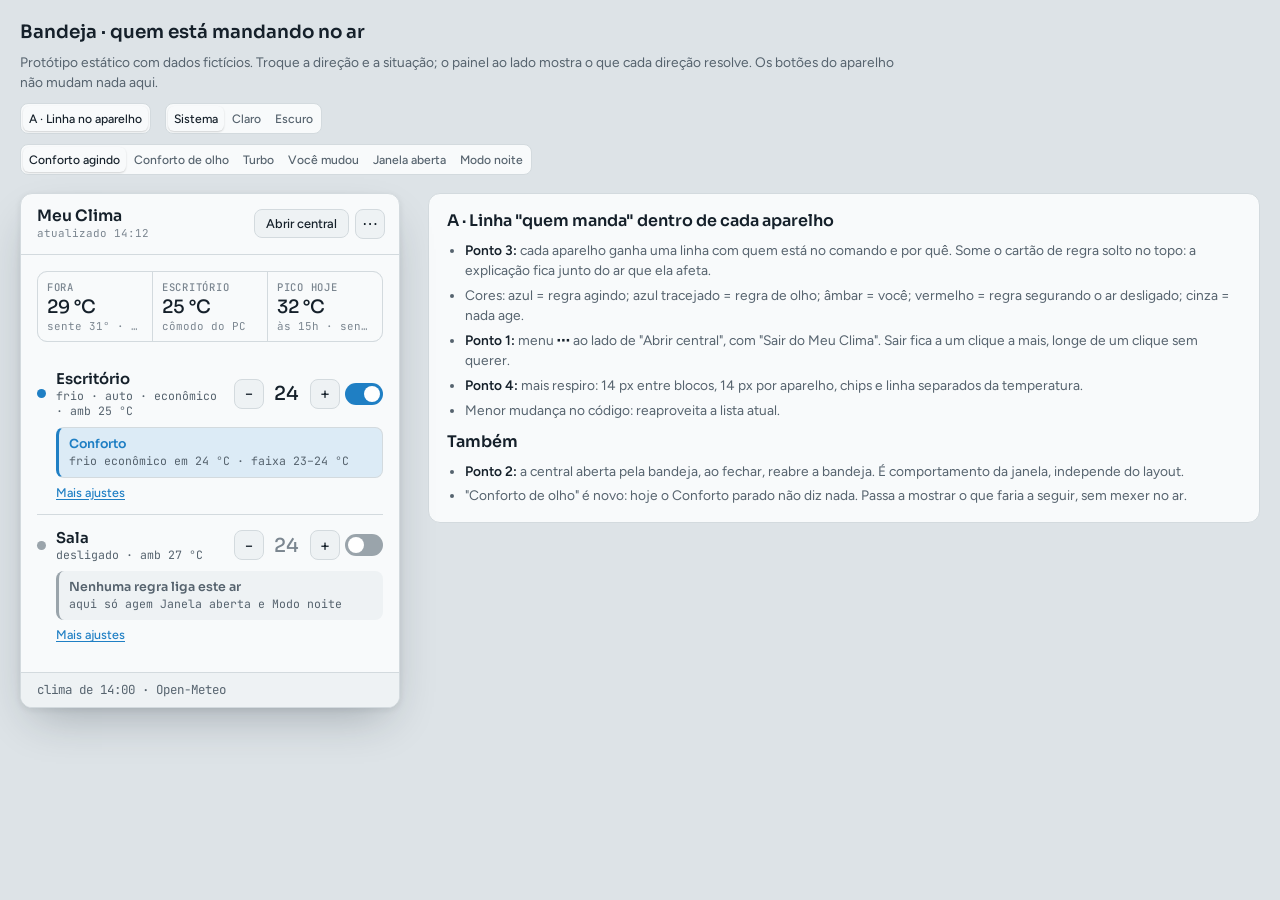
<file: docs/prototipos/2026-10-15-bandeja-quem-manda/index.html>
<!doctype html>
<html lang="pt-BR">
<head>
<meta charset="utf-8">
<meta name="viewport" content="width=device-width, initial-scale=1">
<title>Bandeja · quem manda</title>
<!-- Protótipo estático (15/10/2026), direção A aprovada; B e C rejeitadas e removidas. Tokens e componentes: src/MeuClima/Web/app.css; fontes: fonts.css. -->
<link rel="stylesheet" href="../../../src/MeuClima/Web/fonts.css">
<link rel="stylesheet" href="../../../src/MeuClima/Web/app.css">
<style>
  body{background:var(--desk);padding:20px 16px 40px}
  .bar-top{max-width:1240px;margin:0 auto 18px;display:grid;gap:10px}
  .bar-top h1{font:600 1.15rem var(--display);margin:0}
  .bar-top p{margin:0;color:var(--ink-2);font-size:.86rem;max-width:880px}
  .ctl{display:flex;gap:14px;flex-wrap:wrap;align-items:center}
  .ctl .seg{background:var(--panel)}
  .stage{max-width:1240px;margin:0 auto;display:grid;grid-template-columns:380px minmax(0,1fr);gap:28px;align-items:start}
  @media (max-width:820px){.stage{grid-template-columns:1fr}}
  .notes{background:var(--panel);border:1px solid var(--line);border-radius:12px;padding:16px 18px;display:grid;gap:10px;font-size:.86rem;color:var(--ink-2)}
  .notes h2{font:600 1rem var(--display);color:var(--ink);margin:0}
  .notes ul{margin:0;padding-left:1.1rem;display:grid;gap:5px}
  .notes b{color:var(--ink)}

  /* moldura do flyout, igual ao app */
  .fly{width:380px;max-width:100%;background:var(--panel);border:1px solid var(--line);border-radius:12px;box-shadow:var(--shadow);overflow:hidden;display:flex;flex-direction:column;position:relative}
  .whead{display:flex;justify-content:space-between;align-items:center;padding:12px 14px 12px 16px;border-bottom:1px solid var(--line);gap:10px}
  .whead .ttl{display:grid}
  .whead b{font:600 .98rem var(--display)}
  .whead .mono{font-size:.68rem;color:var(--ink-3)}
  .whead .acts{display:flex;gap:6px;align-items:center}
  .view{padding:16px;display:flex;flex-direction:column;gap:14px}
  .foot{display:flex;justify-content:space-between;align-items:center;padding:8px 16px;border-top:1px solid var(--line);background:var(--panel-2)}

  /* menu ⋯ */
  .menu{position:absolute;right:12px;top:50px;background:var(--panel);border:1px solid var(--line);border-radius:10px;box-shadow:var(--shadow);padding:5px;display:grid;min-width:200px;z-index:5}
  .menu button{border:0;background:transparent;text-align:left;padding:8px 10px;border-radius:7px;font:500 .84rem var(--body)}
  .menu button:hover{background:var(--panel-2)}
  .menu hr{border:0;border-top:1px solid var(--line);margin:4px 2px}
  .menu .q{color:var(--err)}
  .ib.sm{width:30px;height:30px;font-size:1rem}

  /* linha "quem manda" (A) */
  .who{grid-column:2/-1;display:grid;grid-template-columns:minmax(0,1fr) auto;gap:8px;align-items:center;padding:8px 10px;border-radius:8px;background:var(--panel-2);border-left:3px solid var(--off);font-size:.8rem}
  .who .k{font:600 .78rem var(--display);display:block}
  .who .d{color:var(--ink-2);font:400 .72rem var(--mono);line-height:1.5;display:block}
  .who.rule{border-left-color:var(--cool);background:var(--cool-soft)} .who.rule .k{color:var(--cool)}
  .who.watch{border-left-color:var(--cool);border-left-style:dashed}
  .who.manual{border-left-color:var(--warn);background:var(--warn-soft)} .who.manual .k{color:var(--warn)}
  .who.block{border-left-color:var(--err);background:var(--err-soft)} .who.block .k{color:var(--err)}
  .who.night{border-left-color:#7a6cc4}
  .dev{padding:14px 0;row-gap:9px}
  .dev .tog{margin-top:-2px}

</style>
</head>
<body>
<div class="bar-top">
  <h1>Bandeja · quem está mandando no ar</h1>
  <p>Protótipo estático com dados fictícios. Troque a direção e a situação; o painel ao lado mostra o
    que cada direção resolve. Os botões do aparelho não mudam nada aqui.</p>
  <div class="ctl">
    <div class="seg inline" role="group" aria-label="Direção" id="dir"></div>
    <div class="seg inline" role="group" aria-label="Tema" id="theme"></div>
  </div>
  <div class="ctl"><div class="seg inline" role="group" aria-label="Situação" id="cen" style="flex-wrap:wrap"></div></div>
</div>

<div class="stage">
  <div id="fly"></div>
  <div class="notes" id="notes"></div>
</div>

<script>
(() => {
  'use strict';
  const $ = id => document.getElementById(id);

  // Situações: o mesmo dado nas três direções. Aparelhos e horários fictícios.
  const SALA_PARADA = { name: 'Sala', on: false, mode: 'Frio', fan: 'Auto', target: 24, amb: 27,
    ctrl: { kind: 'none', who: 'Nenhuma regra liga este ar', detail: 'aqui só agem Janela aberta e Modo noite' } };
  const CEN = {
    agindo: { label: 'Conforto agindo', devs: [
      { name: 'Escritório', pc: true, on: true, mode: 'Frio', fan: 'Auto', eco: true, target: 24, amb: 25,
        ctrl: { kind: 'rule', who: 'Conforto', detail: 'frio econômico em 24 °C · faixa 23–24 °C' } },
      SALA_PARADA] },
    olho: { label: 'Conforto de olho', devs: [
      { name: 'Escritório', pc: true, on: false, mode: 'Frio', fan: 'Auto', target: 24, amb: 24,
        ctrl: { kind: 'watch', who: 'Conforto de olho', detail: 'liga se passar de 24 °C por 5 min' } },
      SALA_PARADA] },
    turbo: { label: 'Turbo', devs: [
      { name: 'Escritório', pc: true, on: true, mode: 'Frio', fan: 'Turbo', target: 23, amb: 27,
        ctrl: { kind: 'rule', who: 'Conforto · turbo', detail: 'dentro 27 °C, acima de 26 °C · turbo até 24 °C · no máximo até 14:35' } },
      SALA_PARADA] },
    manual: { label: 'Você mudou', devs: [
      { name: 'Escritório', pc: true, on: true, mode: 'Frio', fan: 'Alta', target: 21, amb: 24,
        ctrl: { kind: 'manual', who: 'Você', detail: 'mudou às 14:05 · regras voltam às 15:05', action: 'Retomar agora' } },
      SALA_PARADA] },
    janela: { label: 'Janela aberta', devs: [
      { name: 'Escritório', pc: true, on: false, mode: 'Frio', fan: 'Auto', target: 24, amb: 26,
        ctrl: { kind: 'block', who: 'Janela aberta', detail: 'dentro subiu de 24 para 26 °C com o ar no frio · desligado até 15:20 ou até você religar' } },
      SALA_PARADA] },
    noite: { label: 'Modo noite', devs: [
      { name: 'Escritório', pc: true, on: false, mode: 'Frio', fan: 'Auto', target: 24, amb: 23,
        ctrl: { kind: 'none', who: 'Ninguém no PC', detail: 'Conforto só age com alguém no PC' } },
      { name: 'Sala', on: true, mode: 'Frio', fan: 'Baixa', target: 26, amb: 25,
        ctrl: { kind: 'night', who: 'Modo noite', detail: '26 °C, sobe 1 °C por hora · desliga às 02:00' } }] },
  };

  const DIR = {
    A: { label: 'A · Linha no aparelho', render: renderA, notes: `
      <h2>A · Linha "quem manda" dentro de cada aparelho</h2>
      <ul>
        <li><b>Ponto 3:</b> cada aparelho ganha uma linha com quem está no comando e por quê. Some o cartão
          de regra solto no topo: a explicação fica junto do ar que ela afeta.</li>
        <li>Cores: azul = regra agindo; azul tracejado = regra de olho; âmbar = você; vermelho = regra
          segurando o ar desligado; cinza = nada age.</li>
        <li><b>Ponto 1:</b> menu <b>⋯</b> ao lado de "Abrir central", com "Sair do Meu Clima". Sair fica a
          um clique a mais, longe de um clique sem querer.</li>
        <li><b>Ponto 4:</b> mais respiro: 14 px entre blocos, 14 px por aparelho, chips e linha separados
          da temperatura.</li>
        <li>Menor mudança no código: reaproveita a lista atual.</li>
      </ul>` },
  };

  const S = { dir: 'A', cen: 'agindo', menu: false, quit: false, theme: 'system' };
  const esc = s => String(s).replace(/[&<>"]/g, c => ({ '&': '&amp;', '<': '&lt;', '>': '&gt;', '"': '&quot;' }[c]));

  const wx = () => `<div class="wx">
    <div><span class="lbl">Fora</span><span class="v tnum">29 °C</span><span class="s tnum">sente 31° · 48%</span></div>
    <div><span class="lbl">Escritório</span><span class="v tnum">${CEN[S.cen].devs[0].amb} °C</span><span class="s">cômodo do PC</span></div>
    <div><span class="lbl">Pico hoje</span><span class="v tnum">32 °C</span><span class="s">às 15h · sente 34°</span></div></div>`;

  const meta = d => d.on ? `${d.mode.toLowerCase()} · ${d.fan.toLowerCase()}${d.eco ? ' · econômico' : ''} · amb&nbsp;${d.amb}&nbsp;°C` : `desligado · amb&nbsp;${d.amb}&nbsp;°C`;
  const ctrlT = d => `<div class="t"><button class="ib" aria-label="Diminuir">−</button><span class="v tnum${d.on ? '' : ' off'}">${d.target}</span><button class="ib" aria-label="Aumentar">+</button><button class="pwr" aria-pressed="${d.on}" aria-label="Ligar ${esc(d.name)}"></button></div>`;
  const dot = d => d.on ? 'on' : '';

  function head() {
    const upd = `<div class="ttl"><b>Meu Clima</b><span class="mono tnum">atualizado 14:12</span></div>`;
    return `<div class="whead">${upd}<div class="acts"><button class="btn">Abrir central</button>
      <button class="ib sm" data-menu aria-label="Mais opções" aria-expanded="${S.menu}">⋯</button></div></div>
      ${S.menu ? `<div class="menu" role="menu"><button>Pausar todas as regras por 1 h</button><button>Verificar atualizações</button><hr><button class="q">Sair do Meu Clima</button></div>` : ''}`;
  }
  const foot = (txt = 'clima de 14:00 · Open-Meteo') => `<div class="foot"><span class="mono small muted">${txt}</span></div>`;

  function renderA(c) {
    const devs = c.devs.map(d => `<div class="dev"><span class="dot ${dot(d)}"></span>
      <div style="min-width:0"><div class="n">${esc(d.name)}</div><div class="m tnum">${meta(d)}</div></div>${ctrlT(d)}
      <div class="who ${d.ctrl.kind}"><div><span class="k">${esc(d.ctrl.who)}</span><span class="d">${esc(d.ctrl.detail)}</span></div>
        ${d.ctrl.action ? `<button class="link">${esc(d.ctrl.action)}</button>` : '<span></span>'}</div>
      <button class="link tog">Mais ajustes</button></div>`).join('');
    return `<div class="fly">${head('A')}<div class="view">${wx()}<div>${devs}</div></div>${foot()}</div>`;
  }

  function seg(el, opts, cur, key) {
    $(el).innerHTML = opts.map(([v, t]) => `<button data-${key}="${v}" aria-pressed="${v === cur}">${esc(t)}</button>`).join('');
  }
  function render() {
    seg('dir', Object.entries(DIR).map(([k, d]) => [k, d.label]), S.dir, 'dir');
    seg('cen', Object.entries(CEN).map(([k, c]) => [k, c.label]), S.cen, 'cen');
    seg('theme', [['system', 'Sistema'], ['light', 'Claro'], ['dark', 'Escuro']], S.theme, 'theme');
    $('fly').innerHTML = DIR[S.dir].render(CEN[S.cen]);
    $('notes').innerHTML = DIR[S.dir].notes + `<h2>Também</h2><ul>
      <li><b>Ponto 2:</b> a central aberta pela bandeja, ao fechar, reabre a bandeja. É comportamento da
        janela, independe do layout.</li>
      <li>"Conforto de olho" é novo: hoje o Conforto parado não diz nada. Passa a mostrar o que faria
        a seguir, sem mexer no ar.</li></ul>`;
  }

  document.addEventListener('click', e => {
    const b = e.target.closest('button');
    if (!b) return;
    if (b.dataset.dir) { S.dir = b.dataset.dir; S.menu = S.quit = false; }
    else if (b.dataset.cen) S.cen = b.dataset.cen;
    else if (b.dataset.theme) { S.theme = b.dataset.theme; if (S.theme === 'system') document.documentElement.removeAttribute('data-theme'); else document.documentElement.dataset.theme = S.theme; }
    else if ('menu' in b.dataset) S.menu = !S.menu;
    else if ('quit' in b.dataset) S.quit = !S.quit;
    else { if (S.menu || S.quit) { S.menu = S.quit = false; } else return; }
    render();
  });
  render();
})();
</script>
</body>
</html>
</file>
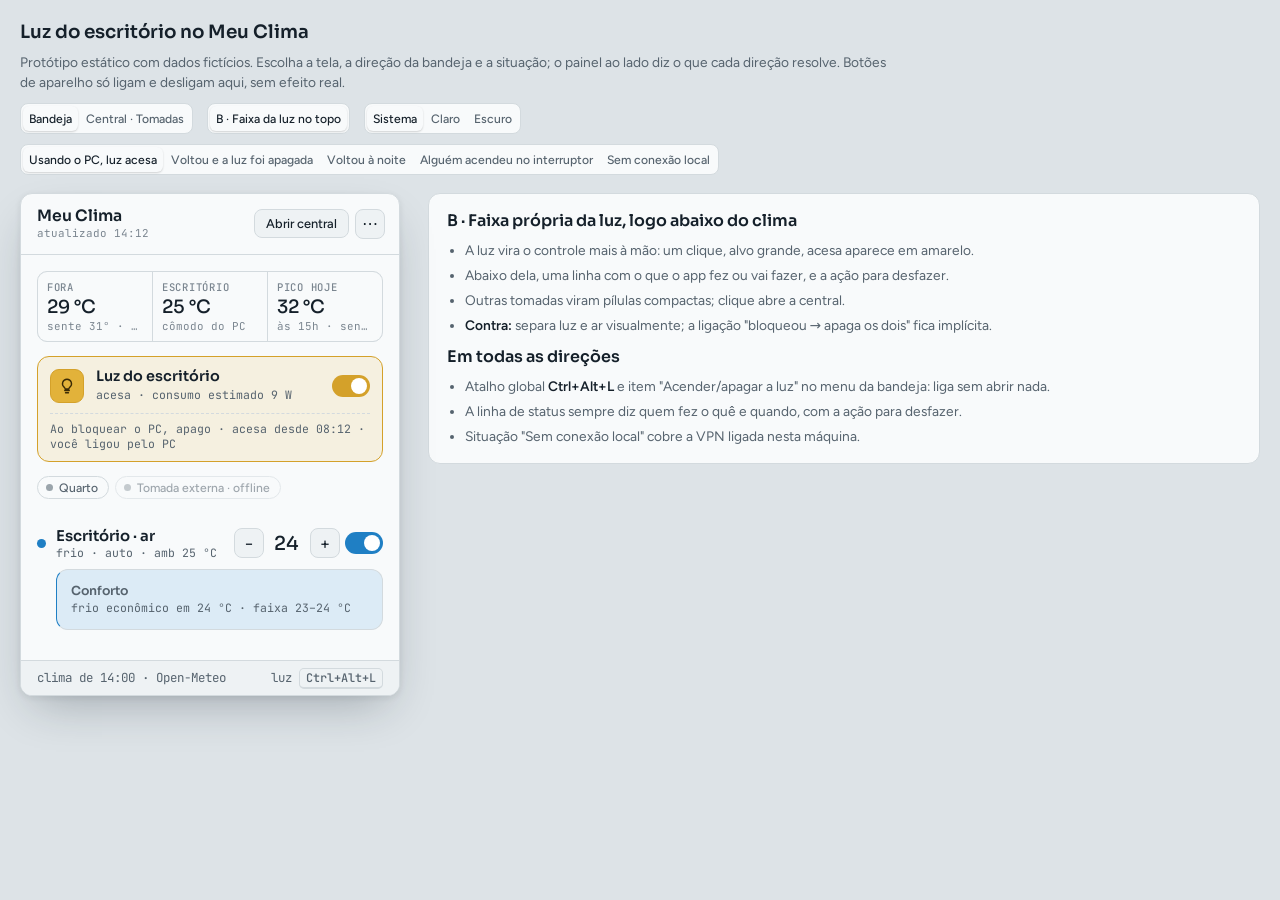
<file: docs/prototipos/2026-10-26-luz-escritorio/index.html>
<!doctype html>
<html lang="pt-BR">
<head>
<meta charset="utf-8">
<meta name="viewport" content="width=device-width, initial-scale=1">
<title>Luz do escritório</title>
<!-- Protótipo estático (26/10/2026), direção B aprovada; A e C rejeitadas e removidas. Central · Tomadas aprovada. Tokens e componentes: src/MeuClima/Web/app.css; fontes: fonts.css. -->
<link rel="stylesheet" href="../../../src/MeuClima/Web/fonts.css">
<link rel="stylesheet" href="../../../src/MeuClima/Web/app.css">
<style>
  body{background:var(--desk);padding:20px 16px 40px}
  .bar-top{max-width:1240px;margin:0 auto 18px;display:grid;gap:10px}
  .bar-top h1{font:600 1.15rem var(--display);margin:0}
  .bar-top p{margin:0;color:var(--ink-2);font-size:.86rem;max-width:880px}
  .ctl{display:flex;gap:14px;flex-wrap:wrap;align-items:center}
  .ctl .seg{background:var(--panel)}
  .stage{max-width:1240px;margin:0 auto;display:grid;grid-template-columns:380px minmax(0,1fr);gap:28px;align-items:start}
  .stage.wide{grid-template-columns:minmax(0,1fr)}
  @media (max-width:820px){.stage{grid-template-columns:1fr}}
  .notes{background:var(--panel);border:1px solid var(--line);border-radius:12px;padding:16px 18px;display:grid;gap:10px;font-size:.86rem;color:var(--ink-2)}
  .notes h2{font:600 1rem var(--display);color:var(--ink);margin:0}
  .notes ul{margin:0;padding-left:1.1rem;display:grid;gap:5px}
  .notes b{color:var(--ink)}

  /* moldura do flyout, igual ao app */
  .fly{width:380px;max-width:100%;background:var(--panel);border:1px solid var(--line);border-radius:12px;box-shadow:var(--shadow);overflow:hidden;display:flex;flex-direction:column;position:relative}
  .whead{display:flex;justify-content:space-between;align-items:center;padding:12px 14px 12px 16px;border-bottom:1px solid var(--line);gap:10px}
  .whead .ttl{display:grid}
  .whead b{font:600 .98rem var(--display)}
  .whead .mono{font-size:.68rem;color:var(--ink-3)}
  .whead .acts{display:flex;gap:6px;align-items:center}
  .view{padding:16px;display:flex;flex-direction:column;gap:14px}
  .foot{display:flex;justify-content:space-between;align-items:center;padding:8px 16px;border-top:1px solid var(--line);background:var(--panel-2)}
  .who .k{font:600 .78rem var(--display);display:block}
  .who .d{color:var(--ink-2);font:400 .72rem var(--mono);line-height:1.5;display:block}
  .who.idle{border-left-color:var(--off)}
  .dot.lamp{background:#e2b23a;box-shadow:0 0 0 3px color-mix(in srgb,#e2b23a 28%,transparent)}
  .pwr.lamp[aria-pressed="true"]{background:#d4a12a}
  .sec-l{font:500 .66rem var(--mono);letter-spacing:.07em;text-transform:uppercase;color:var(--ink-3);margin:0 0 -6px}

  /* B: faixa da luz */
  .lampbar{display:grid;grid-template-columns:auto minmax(0,1fr) auto;gap:4px 12px;align-items:center;border:1px solid var(--line);border-radius:12px;padding:10px 12px;background:var(--panel-2)}
  .lampbar.on{border-color:#d4a12a;background:color-mix(in srgb,#e2b23a 14%,var(--panel))}
  .lampbar .ic{width:34px;height:34px;border-radius:9px;display:grid;place-items:center;background:var(--panel);border:1px solid var(--line)}
  .lampbar.on .ic{background:#e2b23a;border-color:#d4a12a;color:#3a2a05}
  .lampbar .ic svg{width:18px;height:18px}
  .lampbar b{font:600 .9rem var(--display);display:block}
  .lampbar .d{font:400 .72rem var(--mono);color:var(--ink-2)}
  .lampbar .sub{grid-column:1/-1;font:400 .72rem var(--mono);color:var(--ink-2);border-top:1px dashed var(--line);padding-top:7px;margin-top:4px;display:flex;justify-content:space-between;gap:8px}
  .plugs{display:flex;gap:6px;flex-wrap:wrap}
  .plug{display:inline-flex;align-items:center;gap:6px;border:1px solid var(--line);border-radius:999px;padding:3px 10px 3px 8px;background:var(--panel);font:500 .76rem var(--body);color:var(--ink-2)}
  .plug .dot{width:7px;height:7px}
  .plug.off{opacity:.55}


  /* central */
  .central{max-width:1040px;width:100%;margin:0 auto;display:grid;grid-template-columns:212px minmax(0,1fr);background:var(--panel);border:1px solid var(--line);border-radius:12px;box-shadow:var(--shadow);overflow:hidden;min-height:620px}
  .side{background:var(--panel-2);border-right:1px solid var(--line);padding:16px 10px;display:flex;flex-direction:column;gap:3px}
  .side .brand{font:600 1.02rem var(--display);padding:2px 10px 14px}
  .side button{border:0;background:transparent;text-align:left;padding:8px 10px;border-radius:8px;color:var(--ink-2);font:500 .88rem var(--body)}
  .side button[aria-current="page"]{background:var(--panel);color:var(--ink);box-shadow:0 1px 2px rgba(0,0,0,.12)}
  .side .new{font:500 .58rem var(--mono);color:var(--cool);border:1px solid var(--cool);border-radius:4px;padding:0 4px;margin-left:6px;vertical-align:1px}
  .main{padding:22px 26px 40px;display:grid;gap:16px;align-content:start;min-width:0}
  .main h2{font:600 1.2rem var(--display);margin:0}
  .main h3.sec{font:500 .7rem var(--mono);letter-spacing:.07em;text-transform:uppercase;color:var(--ink-3);margin:6px 0 -6px}
  .twocol{display:grid;grid-template-columns:minmax(0,1fr) 320px;gap:16px;align-items:start}
  @media (max-width:900px){.twocol{grid-template-columns:1fr}.central{grid-template-columns:1fr}.side{display:none}}
  .devrow{display:grid;grid-template-columns:auto minmax(0,1fr) auto;gap:2px 10px;align-items:center;padding:10px 0;border-bottom:1px solid var(--line)}
  .devrow:last-child{border-bottom:0}
  .devrow b{font:600 .88rem var(--display)}
  .devrow .m{grid-column:2/-1;font:400 .7rem var(--mono);color:var(--ink-2)}
  .kbd{font:500 .74rem var(--mono);border:1px solid var(--line);border-bottom-width:2px;border-radius:5px;padding:1px 6px;background:var(--panel-2)}
</style>
</head>
<body>
<div class="bar-top">
  <h1>Luz do escritório no Meu Clima</h1>
  <p>Protótipo estático com dados fictícios. Escolha a tela, a direção da bandeja e a situação; o painel ao
    lado diz o que cada direção resolve. Botões de aparelho só ligam e desligam aqui, sem efeito real.</p>
  <div class="ctl">
    <div class="seg inline" role="group" aria-label="Tela" id="tela"></div>
    <div class="seg inline" role="group" aria-label="Direção" id="dir"></div>
    <div class="seg inline" role="group" aria-label="Tema" id="theme"></div>
  </div>
  <div class="ctl"><div class="seg inline" role="group" aria-label="Situação" id="cen" style="flex-wrap:wrap"></div></div>
</div>

<div class="stage" id="stage">
  <div id="fly"></div>
  <div class="notes" id="notes"></div>
</div>

<script>
(() => {
  'use strict';
  const $ = id => document.getElementById(id);
  const esc = s => String(s).replace(/[&<>"]/g, c => ({ '&': '&amp;', '<': '&lt;', '>': '&gt;', '"': '&quot;' }[c]));
  const BULB = '<svg viewBox="0 0 24 24" fill="none" stroke="currentColor" stroke-width="1.8" stroke-linecap="round" stroke-linejoin="round"><path d="M9 18h6M10 21h4M12 3a6 6 0 0 0-3.6 10.8c.6.5 1 1.2 1 2V16h5.2v-.2c0-.8.4-1.5 1-2A6 6 0 0 0 12 3z"/></svg>';

  // Mesmo dado nas três direções. Nomes, horários e IPs fictícios.
  const AC = { name: 'Escritório', on: true, mode: 'Frio', fan: 'Auto', target: 24, amb: 25,
    ctrl: { kind: 'rule', who: 'Conforto', detail: 'frio econômico em 24 °C · faixa 23–24 °C' } };
  const CEN = {
    uso: { label: 'Usando o PC, luz acesa', lamp: { on: true, kind: 'watch', who: 'Ao bloquear o PC, apago',
      detail: 'acesa desde 08:12 · você ligou pelo PC' }, ac: AC },
    apagou: { label: 'Voltou e a luz foi apagada', lamp: { on: false, kind: 'rule', who: 'Apaguei quando você bloqueou',
      detail: '12:31 → 13:05 · lá fora está claro, não religuei', action: 'Acender' }, ac: { ...AC, on: true } },
    religou: { label: 'Voltou à noite', lamp: { on: true, kind: 'rule', who: 'Religuei ao desbloquear',
      detail: 'apaguei às 18:02 · voltou 18:20 · já escureceu', action: 'Desfazer' }, ac: AC },
    manual: { label: 'Alguém acendeu no interruptor', lamp: { on: true, kind: 'manual', who: 'Acesa no interruptor da parede',
      detail: 'com o PC bloqueado, às 19:10 · não apago de novo até você voltar' }, ac: { ...AC, on: false,
      ctrl: { kind: 'none', who: 'Ninguém no PC', detail: 'Conforto só age com alguém no PC' } } },
    sem: { label: 'Sem conexão local', lamp: { on: null, kind: 'block', who: 'Não acho a luz na rede',
      detail: 'VPN ativa pode estar bloqueando a rede local · uso a nuvem eWeLink', action: 'Diagnóstico' }, ac: AC },
  };
  const PLUGS = [{ n: 'Quarto', on: false }, { n: 'Tomada externa', on: false, offline: true }];

  const S = { tela: 'bandeja', dir: 'B', cen: 'uso', theme: 'system' };
  const lampMeta = l => l.on === null ? 'sem resposta · 1 tentativa' : l.on ? 'acesa · consumo estimado 9 W' : 'apagada';

  const wx = () => `<div class="wx">
    <div><span class="lbl">Fora</span><span class="v tnum">${S.cen === 'religou' ? '22 °C' : '29 °C'}</span><span class="s tnum">${S.cen === 'religou' ? 'pôr do sol 18:04' : 'sente 31° · 48%'}</span></div>
    <div><span class="lbl">Escritório</span><span class="v tnum">25 °C</span><span class="s">cômodo do PC</span></div>
    <div><span class="lbl">Pico hoje</span><span class="v tnum">32 °C</span><span class="s">às 15h · sente 34°</span></div></div>`;
  const head = () => `<div class="whead"><div class="ttl"><b>Meu Clima</b><span class="mono tnum">atualizado 14:12</span></div>
    <div class="acts"><button class="btn">Abrir central</button><button class="ib" aria-label="Mais opções">⋯</button></div></div>`;
  const foot = () => `<div class="foot"><span class="mono small muted">clima de 14:00 · Open-Meteo</span><span class="mono small muted">luz <span class="kbd">Ctrl+Alt+L</span></span></div>`;
  const who = c => `<div class="who ${c.kind}"><div><span class="k">${esc(c.who)}</span><span class="d">${esc(c.detail)}</span></div>
    ${c.action ? `<button class="link">${esc(c.action)}</button>` : '<span></span>'}</div>`;
  const acMeta = d => d.on ? `${d.mode.toLowerCase()} · ${d.fan.toLowerCase()} · amb&nbsp;${d.amb}&nbsp;°C` : `desligado · amb&nbsp;${d.amb}&nbsp;°C`;
  const acDev = d => `<div class="dev"><span class="dot ${d.on ? 'on' : ''}"></span>
    <div style="min-width:0"><div class="n">${esc(d.name)} · ar</div><div class="m tnum">${acMeta(d)}</div></div>
    <div class="t"><button class="ib" aria-label="Diminuir">−</button><span class="v tnum${d.on ? '' : ' off'}">${d.target}</span><button class="ib" aria-label="Aumentar">+</button><button class="pwr" data-ac aria-pressed="${d.on}" aria-label="Ligar o ar"></button></div>
    ${who(d.ctrl)}</div>`;
  const lampSwitch = l => `<button class="pwr lamp" data-lamp aria-pressed="${!!l.on}" aria-label="Acender a luz" ${l.on === null ? 'disabled' : ''}></button>`;


  function renderB(c) {
    const l = c.lamp;
    const lamp = `<div class="lampbar${l.on ? ' on' : ''}"><span class="ic">${BULB}</span>
      <div style="min-width:0"><b>Luz do escritório</b><span class="d">${lampMeta(l)}</span></div>${lampSwitch(l)}
      <div class="sub"><span>${esc(l.who)} · ${esc(l.detail)}</span>${l.action ? `<button class="link">${esc(l.action)}</button>` : ''}</div></div>`;
    const plugs = `<div class="plugs">${PLUGS.map(p => `<span class="plug${p.offline ? ' off' : ''}"><span class="dot"></span>${esc(p.n)}${p.offline ? ' · offline' : ''}</span>`).join('')}</div>`;
    return `<div class="fly">${head()}<div class="view">${wx()}${lamp}${plugs}<div>${acDev(c.ac)}</div></div>${foot()}</div>`;
  }


  const DIR = {
    B: { label: 'B · Faixa da luz no topo', render: renderB, notes: `
      <h2>B · Faixa própria da luz, logo abaixo do clima</h2>
      <ul>
        <li>A luz vira o controle mais à mão: um clique, alvo grande, acesa aparece em amarelo.</li>
        <li>Abaixo dela, uma linha com o que o app fez ou vai fazer, e a ação para desfazer.</li>
        <li>Outras tomadas viram pílulas compactas; clique abre a central.</li>
        <li><b>Contra:</b> separa luz e ar visualmente; a ligação "bloqueou → apaga os dois" fica implícita.</li>
      </ul>` },
  };

  function central() {
    const lampRow = (n, m, on, off) => `<div class="devrow"><span class="dot ${on ? 'lamp' : ''}"></span><b>${n}</b>
      <span class="chip ${off ? 'warn' : 'ok'}">${off ? 'offline' : 'rede local'}</span><span class="m tnum">${m}</span></div>`;
    return `<div class="central"><nav class="side"><div class="brand">Meu Clima</div>
      <button>Aparelhos</button><button>Regras</button><button>Insights</button>
      <button aria-current="page">Tomadas<span class="new">novo</span></button><button>Ajustes</button></nav>
      <main class="main"><div><h2>Tomadas</h2><p class="muted small" style="margin:4px 0 0">Interruptores e tomadas Sonoff (eWeLink), comandados pela rede local.</p></div>
      <div class="twocol"><div style="display:grid;gap:12px">
        <h3 class="sec">Luz do escritório</h3>
        <div class="card">
          <div class="fld"><span class="lb">Aparelho</span><select class="inp"><option>Escritório (TX1C)</option><option>Quarto (TX1C)</option></select></div>
          <div class="fld"><span class="lb">Ao bloquear ou suspender o PC, apagar</span><button class="pwr lamp" aria-pressed="true"></button>
            <span class="hint">Só apaga se estiver acesa. Se alguém acender no interruptor com o PC bloqueado, não apaga de novo.</span></div>
          <div class="fld"><span class="lb">Esperar antes de apagar</span><span class="unit"><input class="inp num" value="0"><em>seg</em></span>
            <span class="hint">0 apaga na hora. Um valor maior evita apagar num bloqueio rápido.</span></div>
          <div class="fld"><span class="lb">Ao desligar o PC, apagar</span><button class="pwr lamp" aria-pressed="true"></button>
            <span class="hint">O Windows dá ~4 s; pela rede local o comando leva ~0,1 s.</span></div>
          <div class="fld"><span class="lb">Ao desbloquear, reacender</span><div class="seg inline"><button>Nunca</button><button aria-pressed="true">Se escuro</button><button>Sempre</button></div>
            <span class="hint">Só reacende o que o app apagou. "Escuro" usa o pôr do sol do Open-Meteo da sua cidade.</span></div>
          <div class="fld"><span class="lb">Atalho para acender e apagar</span><span class="kbd">Ctrl+Alt+L</span></div>
        </div>
        <h3 class="sec">Aparelhos da conta</h3>
        <div class="card" style="gap:0">${lampRow('Escritório', 'TX1C · 192.168.0.42 · visto agora', true)}${lampRow('Quarto', 'TX1C · 192.168.0.37 · visto agora', false)}${lampRow('Tomada externa', 'BASICR2 · sem anúncio na rede há 3 dias', false, true)}</div>
      </div>
      <div style="display:grid;gap:12px">
        <div class="card"><h3>Conta eWeLink</h3><span class="chip ok" style="justify-self:start">conectada</span>
          <span class="small muted">As chaves dos aparelhos ficam cifradas neste PC. A nuvem só é usada para buscar as chaves e quando a rede local falha.</span>
          <div class="actions" style="display:flex;gap:8px"><button class="btn">Sincronizar aparelhos</button><button class="btn danger">Desconectar</button></div></div>
        <div class="card"><h3>Hoje</h3>
          <div class="kpis" style="grid-template-columns:1fr 1fr"><div class="kpi"><span class="lbl">Acesa</span><span class="v tnum">6 h 40</span><span class="s">desde 08:12</span></div>
          <div class="kpi"><span class="lbl">Apaguei</span><span class="v tnum">3×</span><span class="s">2 h 05 economizadas</span></div></div></div>
      </div></div></main></div>`;
  }

  function seg(el, opts, cur, key) {
    $(el).innerHTML = opts.map(([v, t]) => `<button data-${key}="${v}" aria-pressed="${v === cur}">${esc(t)}</button>`).join('');
  }
  function render() {
    seg('tela', [['bandeja', 'Bandeja'], ['central', 'Central · Tomadas']], S.tela, 'tela');
    seg('dir', Object.entries(DIR).map(([k, d]) => [k, d.label]), S.dir, 'dir');
    seg('cen', Object.entries(CEN).map(([k, c]) => [k, c.label]), S.cen, 'cen');
    seg('theme', [['system', 'Sistema'], ['light', 'Claro'], ['dark', 'Escuro']], S.theme, 'theme');
    $('dir').hidden = $('cen').hidden = S.tela !== 'bandeja';
    $('stage').classList.toggle('wide', S.tela !== 'bandeja');
    $('notes').hidden = S.tela !== 'bandeja';
    if (S.tela === 'central') { $('fly').innerHTML = central(); return; }
    $('fly').innerHTML = DIR[S.dir].render(CEN[S.cen]);
    $('notes').innerHTML = DIR[S.dir].notes + `<h2>Em todas as direções</h2><ul>
      <li>Atalho global <b>Ctrl+Alt+L</b> e item "Acender/apagar a luz" no menu da bandeja: liga sem abrir nada.</li>
      <li>A linha de status sempre diz quem fez o quê e quando, com a ação para desfazer.</li>
      <li>Situação "Sem conexão local" cobre a VPN ligada nesta máquina.</li></ul>`;
  }

  document.addEventListener('click', e => {
    const b = e.target.closest('button');
    if (!b) return;
    const c = CEN[S.cen];
    if (b.dataset.tela) S.tela = b.dataset.tela;
    else if (b.dataset.dir) S.dir = b.dataset.dir;
    else if (b.dataset.cen) S.cen = b.dataset.cen;
    else if (b.dataset.theme) { S.theme = b.dataset.theme; if (S.theme === 'system') document.documentElement.removeAttribute('data-theme'); else document.documentElement.dataset.theme = S.theme; }
    else if ('lamp' in b.dataset) c.lamp = { ...c.lamp, on: !c.lamp.on, kind: 'manual', who: 'Você', detail: `${c.lamp.on ? 'apagou' : 'acendeu'} pelo PC às 14:12`, action: null };
    else if ('ac' in b.dataset) c.ac = { ...c.ac, on: !c.ac.on };
    else if ('scene' in b.dataset) { const on = !(c.ac.on || c.lamp.on); c.ac = { ...c.ac, on }; c.lamp = { ...c.lamp, on, kind: 'manual', who: 'Você', detail: on ? 'chegou às 14:12' : 'saiu às 14:12', action: null }; }
    else if (b.parentElement?.classList.contains('seg')) { [...b.parentElement.children].forEach(x => x.setAttribute('aria-pressed', x === b)); return; }
    else return;
    render();
  });
  render();
})();
</script>
</body>
</html>
</file>
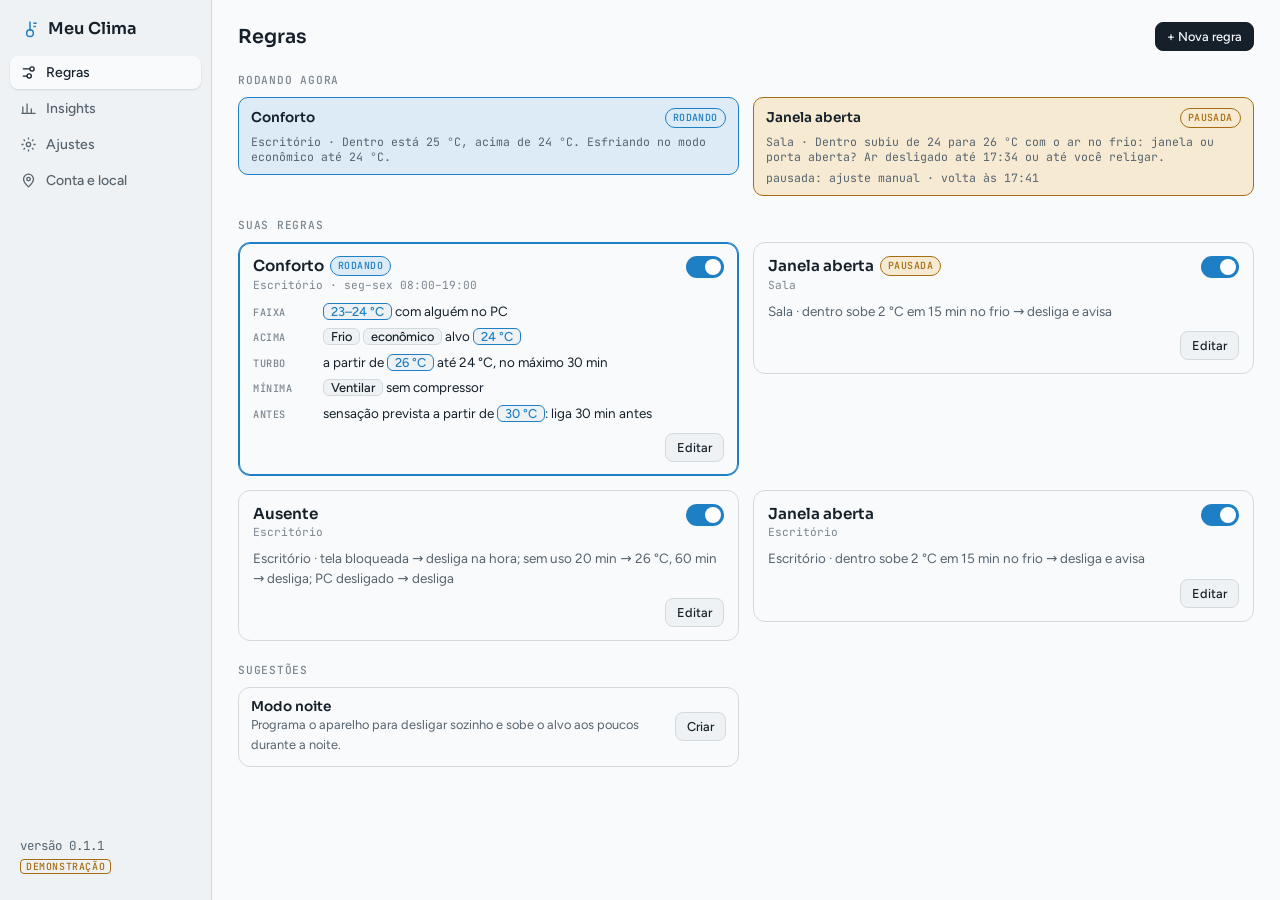
<file: src/MeuClima/Web/central.html>
<!doctype html>
<html lang="pt-BR">
<head>
<meta charset="utf-8">
<meta name="viewport" content="width=device-width, initial-scale=1">
<title>Meu Clima · Central</title>
<link rel="stylesheet" href="fonts.css">
<link rel="stylesheet" href="app.css">
<style>
  html,body{height:100%}
  .shell{display:grid;grid-template-columns:212px minmax(0,1fr);height:100%}
  .side{background:var(--panel-2);border-right:1px solid var(--line);padding:16px 10px;display:flex;flex-direction:column;gap:3px;overflow:auto}
  .side .brand{font:600 1.02rem var(--display);padding:2px 10px 14px;display:flex;align-items:center;gap:8px}
  .side .brand svg{width:20px;height:20px;color:var(--cool)}
  .side button{border:0;background:transparent;text-align:left;padding:8px 10px;border-radius:8px;color:var(--ink-2);font:500 .88rem var(--body);display:flex;gap:9px;align-items:center}
  .side button:hover{color:var(--ink);background:color-mix(in srgb,var(--panel) 55%,transparent)}
  .side button svg{width:17px;height:17px;flex:none}
  .side button[aria-current="page"]{background:var(--panel);color:var(--ink);box-shadow:0 1px 2px rgba(0,0,0,.12)}
  .side .pend-dot{width:7px;height:7px;border-radius:50%;background:var(--warn);margin-left:auto}
  .side .ft{margin-top:auto;padding:10px;display:grid;gap:4px}
  .main{padding:22px 26px 40px;overflow:auto;display:grid;gap:16px;align-content:start;min-width:0}
  .main h2{font:600 1.2rem var(--display);margin:0}
  .main h3.sec{font:500 .7rem var(--mono);letter-spacing:.07em;text-transform:uppercase;color:var(--ink-3);margin:6px 0 -6px}
  .hrow{display:flex;justify-content:space-between;align-items:center;gap:12px;flex-wrap:wrap}
  .grid{display:grid;grid-template-columns:repeat(auto-fill,minmax(330px,1fr));gap:14px;align-items:start}
  .picker{display:grid;grid-template-columns:repeat(auto-fill,minmax(260px,1fr));gap:10px}
  .picker button{border:1px solid var(--line);background:var(--panel);border-radius:12px;padding:12px 14px;text-align:left;display:grid;gap:3px}
  .picker button:hover{border-color:var(--cool)}
  .picker b{font:600 .92rem var(--display)}
  .picker span{font-size:.8rem;color:var(--ink-2)}
  .editor{display:grid;grid-template-columns:minmax(0,1fr) 340px;gap:16px;align-items:start}
  .editor .aside{position:sticky;top:0;display:grid;gap:12px}
  .editor .forms{display:grid;gap:12px}
  .actions{display:flex;gap:8px;align-items:center;flex-wrap:wrap}
  .actions .grow{flex:1}
  .stack{display:grid;gap:12px;max-width:720px}
  .steps-ol{margin:0;padding-left:1.2rem;display:grid;gap:4px;font-size:.84rem;color:var(--ink-2)}
  .steps-ol b{color:var(--ink)}
  .field{display:grid;gap:4px}
  .field label{font:500 .82rem var(--body)}
  .cities{display:grid;gap:4px}
  .cities button{border:1px solid var(--line);background:var(--panel-2);border-radius:8px;padding:7px 10px;text-align:left;font-size:.86rem;display:flex;justify-content:space-between;gap:10px}
  .cities button:hover{border-color:var(--cool)}
  .choice{display:grid;gap:6px}
  .choice button{border:1px solid var(--line);background:var(--panel);border-radius:9px;padding:8px 12px;text-align:left;display:flex;align-items:center;gap:10px;font-size:.88rem}
  .choice button::before{content:"";width:14px;height:14px;border-radius:50%;border:2px solid var(--ink-3);flex:none}
  .choice button[aria-checked="true"]{border-color:var(--cool)}
  .choice button[aria-checked="true"]::before{border-color:var(--cool);background:radial-gradient(var(--cool) 0 3px,transparent 4px)}
  .chartcard{display:grid;gap:8px}
  @media (max-width:820px){.editor{grid-template-columns:1fr}.editor .aside{position:static}}
  @media (max-width:640px){.shell{grid-template-columns:1fr;height:auto}.side{flex-direction:row;flex-wrap:wrap}.side .ft{display:none}.kpis{grid-template-columns:1fr}}
</style>
</head>
<body>
<div class="shell">
  <nav class="side" id="side" aria-label="Seções da central"></nav>
  <main class="main" id="main" aria-live="off"><p class="muted">Carregando…</p></main>
</div>
<script src="bridge.js"></script>
<script src="central.js"></script>
</body>
</html>
</file>
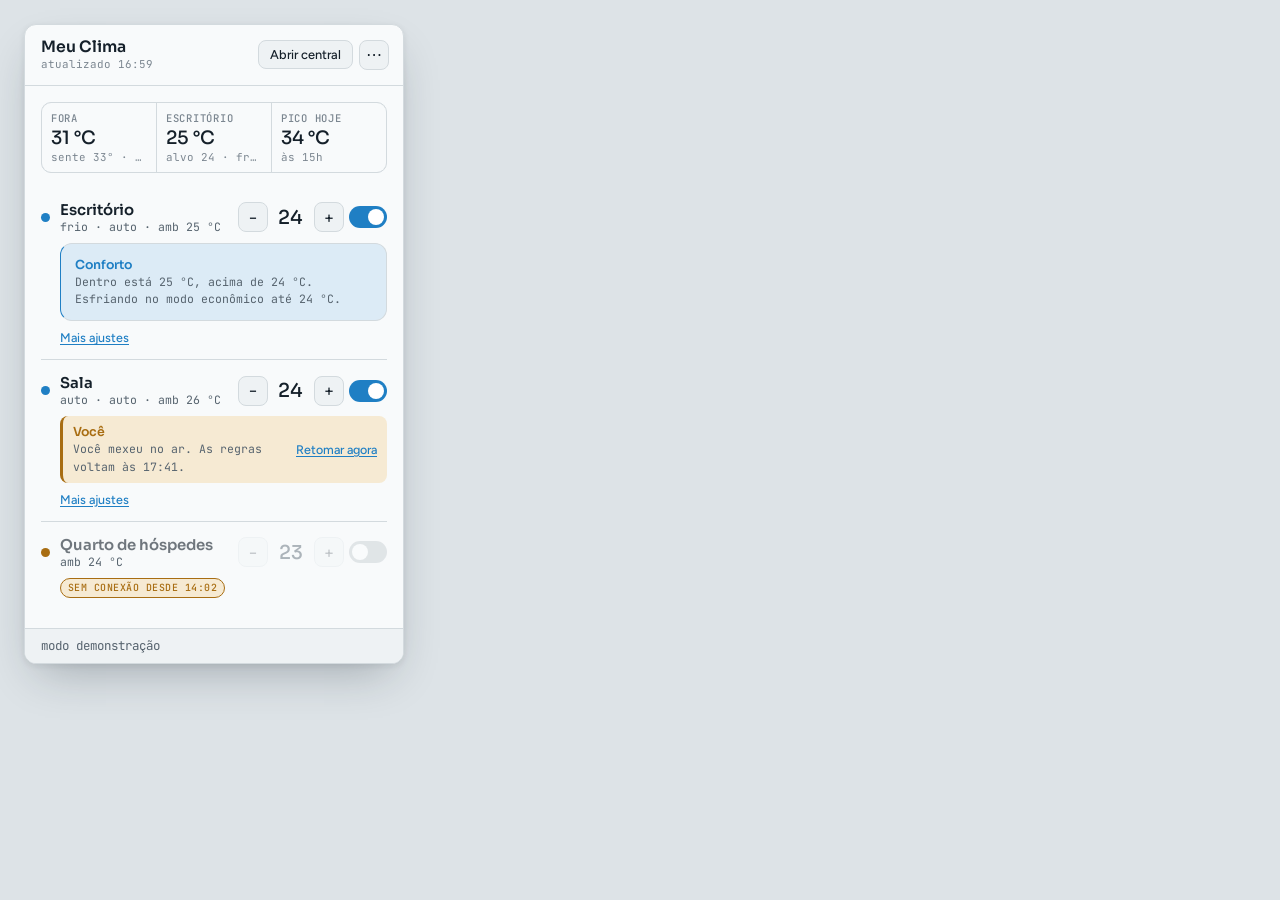
<file: src/MeuClima/Web/flyout.html>
<!doctype html>
<html lang="pt-BR">
<head>
<meta charset="utf-8">
<meta name="viewport" content="width=device-width, initial-scale=1">
<title>Meu Clima</title>
<link rel="stylesheet" href="fonts.css">
<link rel="stylesheet" href="app.css">
<style>
  .fly{width:100%;max-height:640px;display:flex;flex-direction:column;background:var(--panel);overflow:hidden}
  .demo body{background:var(--desk);padding:24px}
  .demo .fly{width:380px;border:1px solid var(--line);border-radius:12px;box-shadow:var(--shadow)}
  .whead{position:relative;display:flex;justify-content:space-between;align-items:center;padding:12px 14px 12px 16px;border-bottom:1px solid var(--line);gap:10px;flex:none}
  .whead .ttl{display:grid;gap:0}
  .whead b{font:600 .98rem var(--display)}
  .whead .mono{font-size:.68rem;color:var(--ink-3)}
  .whead .acts{display:flex;gap:6px;align-items:center}
  .menu{position:absolute;right:12px;top:calc(100% - 4px);background:var(--panel);border:1px solid var(--line);border-radius:10px;box-shadow:var(--shadow);padding:5px;display:grid;min-width:210px;z-index:5}
  .menu button{border:0;background:transparent;text-align:left;padding:8px 10px;border-radius:7px;font:500 .84rem var(--body)}
  .menu button:hover,.menu button:focus-visible{background:var(--panel-2)}
  .menu hr{border:0;border-top:1px solid var(--line);margin:4px 2px}
  .menu .q{color:var(--err)}
  .view{scrollbar-width:thin;overflow-anchor:none;padding:16px;display:flex;flex-direction:column;gap:14px;overflow:auto;flex:1 1 auto;min-height:0}
  .view>*{flex-shrink:0}
  .foot{display:flex;justify-content:space-between;align-items:center;padding:8px 16px;border-top:1px solid var(--line);flex:none;background:var(--panel-2)}
  .foot .link{color:var(--ink-3);font-size:.74rem}
  .setup{border:1px solid var(--cool);background:var(--cool-soft);border-radius:12px;padding:14px;display:grid;gap:8px;justify-items:start}
  .setup b{font:600 .95rem var(--display)}
  .setup ul{margin:0;padding-left:1.1rem;font-size:.82rem;color:var(--ink-2)}
  .night{display:grid;grid-template-columns:1fr auto;gap:8px;align-items:center;font-size:.8rem;color:var(--ink-2)}
  .night b{display:block;color:var(--ink);font:600 .82rem var(--display)}
</style>
</head>
<body>
<div class="fly" id="app" aria-busy="true">
  <div class="whead">
    <div class="ttl"><b>Meu Clima</b><span class="mono tnum" id="upd">carregando…</span></div>
    <div class="acts">
      <button class="btn" data-act="central" data-k="central">Abrir central</button>
      <button class="ib" id="menu-btn" data-act="menu" data-k="menu" aria-label="Mais opções" aria-haspopup="menu" aria-expanded="false">⋯</button>
    </div>
    <div class="menu" id="menu" role="menu" hidden>
      <button role="menuitem" data-act="pauseAll" data-k="m-pause">Pausar as regras por 1 h</button>
      <button role="menuitem" data-act="checkUpdate" data-k="m-upd">Verificar atualizações</button>
      <hr>
      <button role="menuitem" class="q" data-act="quit" data-k="m-quit">Sair do Meu Clima</button>
    </div>
  </div>
  <div class="view" id="view" data-scroll="view"></div>
  <div class="foot">
    <span class="mono small muted" id="foot-info"></span>
  </div>
</div>
<script src="bridge.js"></script>
<script src="flyout.js"></script>
</body>
</html>
</file>
<file: src/MeuClima/Web/fonts.css>
/* Sora, Figtree e JetBrains Mono (SIL Open Font License 1.1), embutidas para as telas não
   dependerem de servidor externo. Só os subconjuntos latin e latin-ext. */
@font-face {
  font-family: 'Figtree';
  font-style: normal;
  font-weight: 400;
  font-display: swap;
  src: url(fonts/Figtree-latin-ext.woff2) format('woff2');
  unicode-range: U+0100-02BA, U+02BD-02C5, U+02C7-02CC, U+02CE-02D7, U+02DD-02FF, U+0304, U+0308, U+0329, U+1D00-1DBF, U+1E00-1E9F, U+1EF2-1EFF, U+2020, U+20A0-20AB, U+20AD-20C4, U+2113, U+2C60-2C7F, U+A720-A7FF;
}
@font-face {
  font-family: 'Figtree';
  font-style: normal;
  font-weight: 400;
  font-display: swap;
  src: url(fonts/Figtree-latin.woff2) format('woff2');
  unicode-range: U+0000-00FF, U+0131, U+0152-0153, U+02BB-02BC, U+02C6, U+02DA, U+02DC, U+0304, U+0308, U+0329, U+2000-206F, U+20AC, U+2122, U+2191, U+2193, U+2212, U+2215, U+FEFF, U+FFFD;
}
@font-face {
  font-family: 'Figtree';
  font-style: normal;
  font-weight: 500;
  font-display: swap;
  src: url(fonts/Figtree-latin-ext.woff2) format('woff2');
  unicode-range: U+0100-02BA, U+02BD-02C5, U+02C7-02CC, U+02CE-02D7, U+02DD-02FF, U+0304, U+0308, U+0329, U+1D00-1DBF, U+1E00-1E9F, U+1EF2-1EFF, U+2020, U+20A0-20AB, U+20AD-20C4, U+2113, U+2C60-2C7F, U+A720-A7FF;
}
@font-face {
  font-family: 'Figtree';
  font-style: normal;
  font-weight: 500;
  font-display: swap;
  src: url(fonts/Figtree-latin.woff2) format('woff2');
  unicode-range: U+0000-00FF, U+0131, U+0152-0153, U+02BB-02BC, U+02C6, U+02DA, U+02DC, U+0304, U+0308, U+0329, U+2000-206F, U+20AC, U+2122, U+2191, U+2193, U+2212, U+2215, U+FEFF, U+FFFD;
}
@font-face {
  font-family: 'Figtree';
  font-style: normal;
  font-weight: 600;
  font-display: swap;
  src: url(fonts/Figtree-latin-ext.woff2) format('woff2');
  unicode-range: U+0100-02BA, U+02BD-02C5, U+02C7-02CC, U+02CE-02D7, U+02DD-02FF, U+0304, U+0308, U+0329, U+1D00-1DBF, U+1E00-1E9F, U+1EF2-1EFF, U+2020, U+20A0-20AB, U+20AD-20C4, U+2113, U+2C60-2C7F, U+A720-A7FF;
}
@font-face {
  font-family: 'Figtree';
  font-style: normal;
  font-weight: 600;
  font-display: swap;
  src: url(fonts/Figtree-latin.woff2) format('woff2');
  unicode-range: U+0000-00FF, U+0131, U+0152-0153, U+02BB-02BC, U+02C6, U+02DA, U+02DC, U+0304, U+0308, U+0329, U+2000-206F, U+20AC, U+2122, U+2191, U+2193, U+2212, U+2215, U+FEFF, U+FFFD;
}
@font-face {
  font-family: 'JetBrains Mono';
  font-style: normal;
  font-weight: 400;
  font-display: swap;
  src: url(fonts/JetBrainsMono-latin-ext.woff2) format('woff2');
  unicode-range: U+0100-02BA, U+02BD-02C5, U+02C7-02CC, U+02CE-02D7, U+02DD-02FF, U+0304, U+0308, U+0329, U+1D00-1DBF, U+1E00-1E9F, U+1EF2-1EFF, U+2020, U+20A0-20AB, U+20AD-20C4, U+2113, U+2C60-2C7F, U+A720-A7FF;
}
@font-face {
  font-family: 'JetBrains Mono';
  font-style: normal;
  font-weight: 400;
  font-display: swap;
  src: url(fonts/JetBrainsMono-latin.woff2) format('woff2');
  unicode-range: U+0000-00FF, U+0131, U+0152-0153, U+02BB-02BC, U+02C6, U+02DA, U+02DC, U+0304, U+0308, U+0329, U+2000-206F, U+20AC, U+2122, U+2191, U+2193, U+2212, U+2215, U+FEFF, U+FFFD;
}
@font-face {
  font-family: 'JetBrains Mono';
  font-style: normal;
  font-weight: 500;
  font-display: swap;
  src: url(fonts/JetBrainsMono-latin-ext.woff2) format('woff2');
  unicode-range: U+0100-02BA, U+02BD-02C5, U+02C7-02CC, U+02CE-02D7, U+02DD-02FF, U+0304, U+0308, U+0329, U+1D00-1DBF, U+1E00-1E9F, U+1EF2-1EFF, U+2020, U+20A0-20AB, U+20AD-20C4, U+2113, U+2C60-2C7F, U+A720-A7FF;
}
@font-face {
  font-family: 'JetBrains Mono';
  font-style: normal;
  font-weight: 500;
  font-display: swap;
  src: url(fonts/JetBrainsMono-latin.woff2) format('woff2');
  unicode-range: U+0000-00FF, U+0131, U+0152-0153, U+02BB-02BC, U+02C6, U+02DA, U+02DC, U+0304, U+0308, U+0329, U+2000-206F, U+20AC, U+2122, U+2191, U+2193, U+2212, U+2215, U+FEFF, U+FFFD;
}
@font-face {
  font-family: 'Sora';
  font-style: normal;
  font-weight: 300;
  font-display: swap;
  src: url(fonts/Sora-latin-ext.woff2) format('woff2');
  unicode-range: U+0100-02BA, U+02BD-02C5, U+02C7-02CC, U+02CE-02D7, U+02DD-02FF, U+0304, U+0308, U+0329, U+1D00-1DBF, U+1E00-1E9F, U+1EF2-1EFF, U+2020, U+20A0-20AB, U+20AD-20C4, U+2113, U+2C60-2C7F, U+A720-A7FF;
}
@font-face {
  font-family: 'Sora';
  font-style: normal;
  font-weight: 300;
  font-display: swap;
  src: url(fonts/Sora-latin.woff2) format('woff2');
  unicode-range: U+0000-00FF, U+0131, U+0152-0153, U+02BB-02BC, U+02C6, U+02DA, U+02DC, U+0304, U+0308, U+0329, U+2000-206F, U+20AC, U+2122, U+2191, U+2193, U+2212, U+2215, U+FEFF, U+FFFD;
}
@font-face {
  font-family: 'Sora';
  font-style: normal;
  font-weight: 500;
  font-display: swap;
  src: url(fonts/Sora-latin-ext.woff2) format('woff2');
  unicode-range: U+0100-02BA, U+02BD-02C5, U+02C7-02CC, U+02CE-02D7, U+02DD-02FF, U+0304, U+0308, U+0329, U+1D00-1DBF, U+1E00-1E9F, U+1EF2-1EFF, U+2020, U+20A0-20AB, U+20AD-20C4, U+2113, U+2C60-2C7F, U+A720-A7FF;
}
@font-face {
  font-family: 'Sora';
  font-style: normal;
  font-weight: 500;
  font-display: swap;
  src: url(fonts/Sora-latin.woff2) format('woff2');
  unicode-range: U+0000-00FF, U+0131, U+0152-0153, U+02BB-02BC, U+02C6, U+02DA, U+02DC, U+0304, U+0308, U+0329, U+2000-206F, U+20AC, U+2122, U+2191, U+2193, U+2212, U+2215, U+FEFF, U+FFFD;
}
@font-face {
  font-family: 'Sora';
  font-style: normal;
  font-weight: 600;
  font-display: swap;
  src: url(fonts/Sora-latin-ext.woff2) format('woff2');
  unicode-range: U+0100-02BA, U+02BD-02C5, U+02C7-02CC, U+02CE-02D7, U+02DD-02FF, U+0304, U+0308, U+0329, U+1D00-1DBF, U+1E00-1E9F, U+1EF2-1EFF, U+2020, U+20A0-20AB, U+20AD-20C4, U+2113, U+2C60-2C7F, U+A720-A7FF;
}
@font-face {
  font-family: 'Sora';
  font-style: normal;
  font-weight: 600;
  font-display: swap;
  src: url(fonts/Sora-latin.woff2) format('woff2');
  unicode-range: U+0000-00FF, U+0131, U+0152-0153, U+02BB-02BC, U+02C6, U+02DA, U+02DC, U+0304, U+0308, U+0329, U+2000-206F, U+20AC, U+2122, U+2191, U+2193, U+2212, U+2215, U+FEFF, U+FFFD;
}
</file>
<file: src/MeuClima/Web/app.css>
/* Meu Clima — tokens e componentes. Origem: protótipo aprovado "direção B · Bandeja + central"
   (14/10/2026, docs/specs/2026-10-14-meu-clima-v0.1.md). Tema segue prefers-color-scheme. */
:root{
  --desk:#dde3e7; --panel:#f8fafb; --panel-2:#eef2f4; --line:#d3dade;
  --ink:#15202a; --ink-2:#56636e; --ink-3:#7b8690;
  --cool:#1f7fc4; --cool-soft:#dcebf6; --heat:#d0652a; --heat-soft:#f7e3d6;
  --ok:#3f8a62; --ok-soft:#dcefe4; --warn:#a86d12; --warn-soft:#f6ead3;
  --err:#b9403a; --err-soft:#f7dedc;
  --off:#9aa4ab;
  --display:"Sora","Segoe UI Variable Display","Segoe UI",system-ui,sans-serif;
  --body:"Figtree","Segoe UI Variable Text","Segoe UI",system-ui,sans-serif;
  --mono:"JetBrains Mono","Cascadia Mono",Consolas,ui-monospace,monospace;
  --shadow:0 20px 44px -14px rgba(20,32,44,.30),0 2px 6px rgba(20,32,44,.08);
  color-scheme:light;
}
@media (prefers-color-scheme:dark){:root:not([data-theme="light"]){
  color-scheme:dark;--desk:#0f1418;--panel:#1b2228;--panel-2:#242d35;--line:#323d47;
  --ink:#e7edf1;--ink-2:#a1aeb8;--ink-3:#7d8b96;--cool:#5aaee8;--cool-soft:#1b3346;
  --heat:#f08a4b;--heat-soft:#3f281b;--ok:#6fbf92;--ok-soft:#1d3428;--warn:#e2a94b;--warn-soft:#3a2d17;
  --err:#f0817a;--err-soft:#43211f;--off:#66727b;
  --shadow:0 20px 44px -14px rgba(0,0,0,.65),0 2px 6px rgba(0,0,0,.3);}}
:root[data-theme="dark"]{
  color-scheme:dark;--desk:#0f1418;--panel:#1b2228;--panel-2:#242d35;--line:#323d47;
  --ink:#e7edf1;--ink-2:#a1aeb8;--ink-3:#7d8b96;--cool:#5aaee8;--cool-soft:#1b3346;
  --heat:#f08a4b;--heat-soft:#3f281b;--ok:#6fbf92;--ok-soft:#1d3428;--warn:#e2a94b;--warn-soft:#3a2d17;
  --err:#f0817a;--err-soft:#43211f;--off:#66727b;
  --shadow:0 20px 44px -14px rgba(0,0,0,.65),0 2px 6px rgba(0,0,0,.3);}

*{box-sizing:border-box}
html,body{margin:0}
body{background:var(--panel);color:var(--ink);font:14px/1.45 var(--body);-webkit-font-smoothing:antialiased}
button,input,select{font-family:inherit;color:inherit}
button{cursor:pointer}
button:disabled{cursor:not-allowed}
:focus-visible{outline:2px solid var(--cool);outline-offset:2px}
[hidden]{display:none!important}
.tnum{font-variant-numeric:tabular-nums}
.mono{font-family:var(--mono)}
.lbl{font:500 .66rem var(--mono);letter-spacing:.07em;text-transform:uppercase;color:var(--ink-3)}
.muted{color:var(--ink-2)}
.small{font-size:.78rem}
.sr{position:absolute;width:1px;height:1px;overflow:hidden;clip:rect(0 0 0 0);white-space:nowrap}
.ex{font:500 .62rem var(--mono);letter-spacing:.06em;text-transform:uppercase;color:var(--warn);border:1px solid var(--warn);border-radius:4px;padding:0 5px;white-space:nowrap}

/* botões */
.ib{background:var(--panel-2);border:1px solid var(--line);border-radius:8px;font:500 1rem var(--body);width:30px;height:30px;display:grid;place-items:center;padding:0;flex:none}
.ib:hover:not(:disabled){border-color:var(--ink-3)}
.ib:disabled{opacity:.4}
.btn{border:1px solid var(--line);background:var(--panel-2);border-radius:8px;padding:6px 11px;font:500 .8rem var(--body);white-space:nowrap}
.btn:hover:not(:disabled){border-color:var(--ink-3)}
.btn.primary{background:var(--ink);border-color:var(--ink);color:var(--panel)}
.btn.primary:hover:not(:disabled){opacity:.88}
.btn.danger{color:var(--err);border-color:var(--err);background:transparent}
.btn.danger.confirm{background:var(--err);color:var(--panel)}
.btn:disabled{opacity:.5}
.link{white-space:nowrap;border:0;background:transparent;padding:0;color:var(--cool);font:500 .78rem var(--body);text-decoration:underline;text-underline-offset:2px}
.pwr{width:38px;height:22px;border-radius:999px;background:var(--off);border:0;position:relative;flex:none;padding:0;transition:background .15s}
.pwr::after{content:"";position:absolute;top:3px;left:3px;width:16px;height:16px;border-radius:50%;background:#fff;transition:left .15s}
.pwr[aria-pressed="true"]{background:var(--cool)}
.pwr[aria-pressed="true"]::after{left:19px}
.pwr:disabled{opacity:.4}

/* chips */
.chip{font:500 .62rem var(--mono);letter-spacing:.05em;text-transform:uppercase;padding:2px 7px;border-radius:999px;border:1px solid var(--line);color:var(--ink-2);white-space:nowrap;display:inline-flex;align-items:center;gap:5px;line-height:1.4}
.chip.cool{color:var(--cool);border-color:var(--cool);background:var(--cool-soft)}
.chip.ok{color:var(--ok);border-color:var(--ok);background:var(--ok-soft)}
.chip.warn{color:var(--warn);border-color:var(--warn);background:var(--warn-soft)}
.chip.err{color:var(--err);border-color:var(--err);background:var(--err-soft)}
.chip.pend{border-style:dashed}
.chip .link{font:600 .62rem var(--mono);letter-spacing:.05em;text-transform:uppercase;color:inherit}

/* segmentado */
.seg{display:flex;background:var(--panel-2);border:1px solid var(--line);border-radius:8px;padding:2px;gap:2px}
.seg button{flex:1;border:0;background:transparent;color:var(--ink-2);font:500 .76rem var(--body);padding:5px 6px;border-radius:6px;white-space:nowrap}
.seg button:hover:not(:disabled){color:var(--ink)}
.seg button[aria-pressed="true"]{background:var(--panel);color:var(--ink);box-shadow:0 1px 2px rgba(0,0,0,.16)}
.seg.inline{display:inline-flex}

/* faixa de clima */
.wx{display:grid;grid-template-columns:repeat(3,minmax(0,1fr));gap:1px;background:var(--line);border:1px solid var(--line);border-radius:10px;overflow:hidden}
.wx>div{background:var(--panel);padding:8px 9px;display:grid;gap:1px;min-width:0}
.wx .v{font:500 1.15rem var(--display)}
.wx .s{font:400 .68rem var(--mono);color:var(--ink-3);white-space:nowrap;overflow:hidden;text-overflow:ellipsis}
.wx .lbl{white-space:nowrap;overflow:hidden;text-overflow:ellipsis}

/* aviso de regra ativa */
.live{border:1px solid var(--cool);background:var(--cool-soft);border-radius:10px;padding:10px 12px;display:grid;gap:6px}
.live .top{display:flex;justify-content:space-between;gap:8px;align-items:center}
.live b{font:600 .85rem var(--display)}
.live .d{font:400 .72rem var(--mono);color:var(--ink-2)}
.live.blocked{border-color:var(--warn);background:var(--warn-soft)}
.live.blocked .bar i{background:var(--warn)}
.bar{height:6px;border-radius:99px;background:var(--panel);overflow:hidden}
.bar i{display:block;height:100%;background:var(--cool);border-radius:99px;transition:width .3s}

/* faixa de erro */
.alert{border:1px solid var(--err);background:var(--err-soft);border-radius:10px;padding:10px 12px;display:grid;grid-template-columns:1fr auto;gap:10px;align-items:center}
.alert b{font:600 .85rem var(--display);display:block;color:var(--err)}
.alert span{font-size:.8rem;color:var(--ink-2)}

/* aparelho */
.dev{display:grid;grid-template-columns:auto minmax(0,1fr) auto;column-gap:10px;row-gap:9px;align-items:center;padding:14px 0;border-bottom:1px solid var(--line)}
.dev:last-child{border-bottom:0}
.dot{width:9px;height:9px;border-radius:50%;background:var(--off)}
.dot.on{background:var(--cool)} .dot.heat{background:var(--heat)} .dot.warn{background:var(--warn)}
.dev .n{font:600 .93rem var(--display);overflow:hidden;text-overflow:ellipsis;white-space:nowrap}
.dev .m{font:400 .72rem var(--mono);color:var(--ink-2)}
.dev .t{display:flex;align-items:center;gap:5px}
.dev .t .v{font:500 1.2rem var(--display);min-width:2.6ch;text-align:center}
.dev .t .v.off{color:var(--ink-3)}
.dev .chips{grid-column:2/-1;display:flex;flex-wrap:wrap;gap:5px}
.dev .tog{grid-column:2/-1;justify-self:start}
/* quem manda no aparelho: azul = regra agindo; tracejado = de olho; âmbar = você; vermelho = segurando desligado */
.who{grid-column:2/-1;display:grid;grid-template-columns:minmax(0,1fr) auto;gap:6px 8px;align-items:center;padding:8px 10px;border-radius:8px;background:var(--panel-2);border-left:3px solid var(--off)}
.who b{font:600 .78rem var(--display);display:block}
.who span{font:400 .72rem var(--mono);color:var(--ink-2);line-height:1.5;display:block}
.who .bar{grid-column:1/-1;background:var(--panel)}
.who.rule{border-left-color:var(--cool);background:var(--cool-soft)} .who.rule b{color:var(--cool)}
.who.watch{border-left:3px dashed var(--cool)}
.who.manual{border-left-color:var(--warn);background:var(--warn-soft)} .who.manual b{color:var(--warn)}
.who.block{border-left-color:var(--err);background:var(--err-soft)} .who.block b{color:var(--err)}
.who.night{border-left-color:var(--cool)}
.dev .more{grid-column:1/-1;display:grid;gap:9px;padding:10px 12px;background:var(--panel-2);border-radius:10px}
.dev .more .seg{background:var(--panel)}
.dev .more .seg button[aria-pressed="true"]{background:var(--panel-2)}
.dev.offline .t,.dev.offline .n{opacity:.6}
.kv{display:grid;gap:4px}
.row{display:flex;align-items:center;justify-content:space-between;gap:10px}
.row2{display:grid;grid-template-columns:1fr 1fr;gap:10px}
.row2>div{display:flex;align-items:center;justify-content:space-between;gap:8px;font-size:.82rem}

/* cartões */
.card{border:1px solid var(--line);border-radius:12px;padding:14px;display:grid;gap:10px;background:var(--panel)}
.card h3{font:600 .95rem var(--display);margin:0}
.rule{border:1px solid var(--line);border-radius:12px;padding:13px 14px;display:grid;gap:10px;background:var(--panel);align-content:start}
.rule.running{border-color:var(--cool);box-shadow:0 0 0 1px var(--cool) inset}
.rule.disabled .steps,.rule.disabled .curve,.rule.disabled .sum{opacity:.55}
.rule .hd{display:flex;justify-content:space-between;align-items:flex-start;gap:10px}
.rule .hd b{font:600 .95rem var(--display);display:flex;gap:6px;align-items:center;flex-wrap:wrap}
.rule .src{font:400 .7rem var(--mono);color:var(--ink-3);margin-top:2px}
.rule .sum{font-size:.84rem;color:var(--ink-2);margin:0}
.rule .ft{display:flex;justify-content:flex-end;gap:8px}
.steps{display:grid;gap:6px}
.step{display:grid;grid-template-columns:62px 1fr;gap:8px;font-size:.84rem;align-items:baseline}
.step .k{font:500 .64rem var(--mono);letter-spacing:.06em;text-transform:uppercase;color:var(--ink-3)}
.pill{display:inline-block;font:500 .8rem var(--body);background:var(--panel-2);border:1px solid var(--line);border-radius:6px;padding:0 7px;margin:1px 0}
.pill.c{color:var(--cool);border-color:var(--cool)}
svg.curve{width:100%;height:auto;display:block;overflow:visible}
.svgt{font:9px var(--mono);fill:var(--ink-3)}
.svgt.b{fill:var(--ink-2)}
.add{border:1px dashed var(--line);border-radius:12px;padding:11px;background:transparent;color:var(--ink-2);font:500 .85rem var(--body);width:100%}
.add:hover{border-color:var(--ink-3);color:var(--ink)}
.sg{display:grid;grid-template-columns:1fr auto;gap:10px;align-items:center;border:1px solid var(--line);border-radius:12px;padding:10px 12px}
.sg b{font:600 .85rem var(--display);display:block}
.sg span{font-size:.8rem;color:var(--ink-2)}

/* insights */
.kpis{display:grid;grid-template-columns:repeat(3,minmax(0,1fr));gap:10px}
.kpi{border:1px solid var(--line);border-radius:12px;padding:10px 12px;display:grid;gap:2px;align-content:start}
.kpi .v{font:500 1.35rem var(--display)}
.kpi .s{font:400 .7rem var(--mono);color:var(--ink-3)}
.ins{display:grid;grid-template-columns:auto 1fr;gap:10px;align-items:start;padding:10px 0;border-bottom:1px solid var(--line)}
.ins:last-child{border-bottom:0}
.ins .ic{width:26px;height:26px;border-radius:7px;display:grid;place-items:center;font:600 .8rem var(--mono)}
.ic.warn{background:var(--warn-soft);color:var(--warn)} .ic.ok{background:var(--ok-soft);color:var(--ok)}
.ic.cool{background:var(--cool-soft);color:var(--cool)} .ic.sun{background:var(--heat-soft);color:var(--heat)}
.ins b{font:600 .86rem var(--display);display:block}
.ins span{font-size:.8rem;color:var(--ink-2)}
.legend{display:flex;gap:14px;font:400 .7rem var(--mono);color:var(--ink-2);flex-wrap:wrap;align-items:center}
.legend i{display:inline-block;width:12px;height:3px;border-radius:2px;margin-right:5px;vertical-align:middle}
.empty{border:1px dashed var(--line);border-radius:12px;padding:22px;text-align:center;color:var(--ink-2);display:grid;gap:4px;justify-items:center}
.empty b{font:600 .95rem var(--display);color:var(--ink)}

/* ajustes */
.set{display:grid;grid-template-columns:1fr auto;gap:14px;align-items:center;padding:12px 0;border-bottom:1px solid var(--line)}
.set:last-child{border-bottom:0}
.set b{font:500 .9rem var(--body);display:block}
.set span{font-size:.78rem;color:var(--ink-2)}

/* formulários */
.inp{font:400 .86rem var(--body);background:var(--panel-2);border:1px solid var(--line);border-radius:8px;padding:6px 9px;min-width:0}
.inp:hover{border-color:var(--ink-3)}
.inp.num{width:78px;text-align:right;font-variant-numeric:tabular-nums}
.inp.invalid{border-color:var(--err)}
.unit{display:inline-flex;align-items:center;gap:6px}
.unit em{font:400 .76rem var(--mono);font-style:normal;color:var(--ink-3)}
.fld{display:grid;grid-template-columns:minmax(0,1fr) auto;gap:4px 14px;align-items:center;padding:9px 0;border-bottom:1px solid var(--line)}
.fld:last-child{border-bottom:0}
.fld>label,.fld>.lb{font:500 .86rem var(--body)}
.fld .hint{grid-column:1/-1;font-size:.76rem;color:var(--ink-2);margin-top:-2px}
.fld .err{grid-column:1/-1;font-size:.76rem;color:var(--err)}
.days{display:flex;gap:4px;flex-wrap:wrap}
.days button{width:36px;border:1px solid var(--line);background:var(--panel-2);border-radius:7px;padding:4px 0;font:500 .74rem var(--body);color:var(--ink-2)}
.days button[aria-pressed="true"]{background:var(--cool);border-color:var(--cool);color:#fff}
.pw{display:flex;gap:6px}
.pw .inp{flex:1}

/* toast */
.toast{position:fixed;left:50%;bottom:16px;transform:translateX(-50%);max-width:min(440px,calc(100% - 32px));background:var(--ink);color:var(--panel);border-radius:10px;padding:9px 14px;font:500 .84rem var(--body);box-shadow:var(--shadow);display:flex;gap:8px;align-items:center;z-index:50}
.toast.error{background:var(--err);color:#fff}
.toast.ok::before{content:"✓";font-weight:700}
.toast.error::before{content:"!";font-weight:700}

@media (prefers-reduced-motion:reduce){*,*::before,*::after{transition:none!important;animation:none!important}}
</file>
